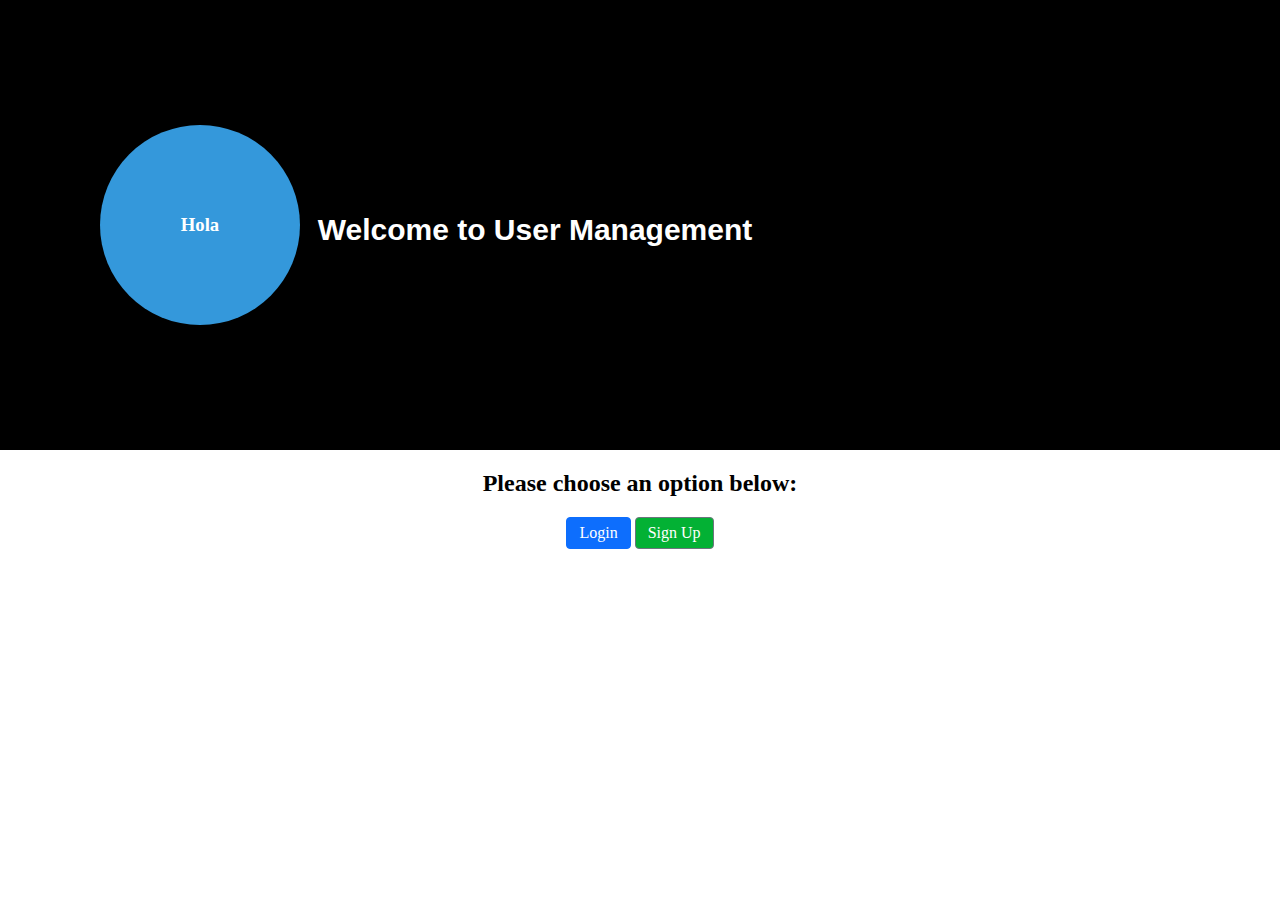
<file: index.html>
<!DOCTYPE html>
<html lang="en">
<head>
    <meta charset="UTF-8">
    <meta name="viewport" content="width=device-width, initial-scale=1.0">
    <title>Welcome</title>
    <!-- Bootstrap CSS -->
  
    <link href="css/index.css" rel="stylesheet">
</head>
<body>
    <div class="container">
    <div class="innercontainer">
        <div class="profile-picture flip">
            <div class="flipper">
              <div class="front">
                <img src="assets/hi_image.jpg" alt="Dog Profile">
                
              </div>
              <div class="back">
                <h3>Hola</h3>
              </div>
             
            </div>
            <h1>Welcome to User Management</h1>
        </div>
            
          </div>
        
        <h2>Please choose an option below:</h2>
        <a href="login.html" class="btn si">Login</a>
        <a href="register.html" class="btn su">Sign Up</a>
    </div>
</body>
</html>
</file>
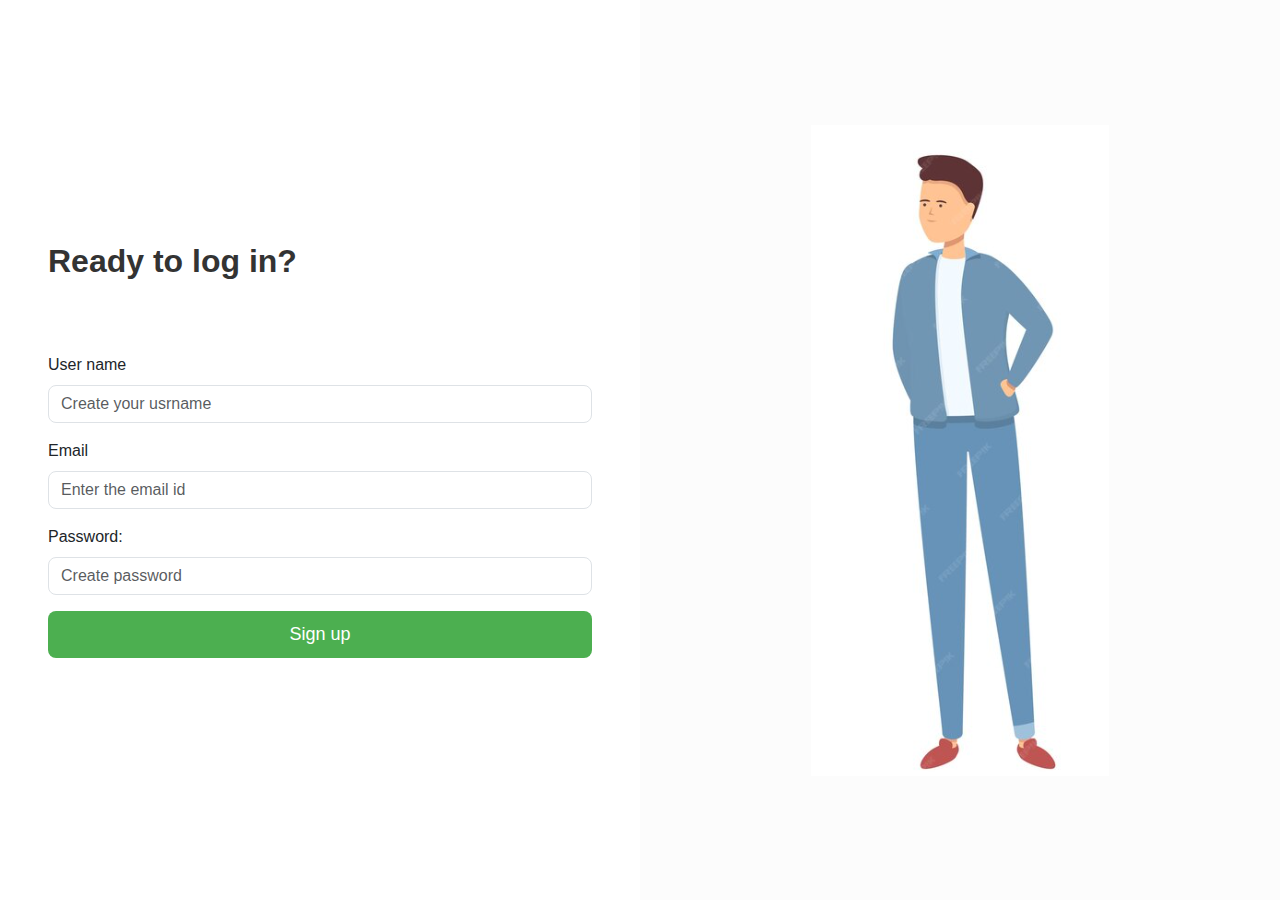
<file: register.html>
<!DOCTYPE html>
<html lang="en">
<head>
    <meta charset="UTF-8">
    <meta name="viewport" content="width=device-width, initial-scale=1.0">
    <title>Sign Up</title>
   
    <link href="https://cdn.jsdelivr.net/npm/bootstrap@5.3.0/dist/css/bootstrap.min.css" rel="stylesheet">
    <link rel="stylesheet" href="css/register.css">
</head>
<body>
    <div class="container-fluid vh-100">
        <div class="row h-100">
            
            <div class="col-md-6 d-flex flex-column justify-content-center p-5">
                <h2 class="mb-4">Ready to log in?</h2>
                <p class="mb-5">
                
           
                
                <form id="registerForm">
                    
                    <div class="mb-3">
                        <label for="fullname" class="form-label">User name</label>
                        <input type="text" class="form-control" id="fullname" name="fullname" placeholder="Create your usrname" required>
                    </div>
                    <div class="mb-3">
                        <label for="email" class="form-label">Email</label>
                        <input type="email" class="form-control" id="email" name="email" placeholder="Enter the email id" required>
                    </div>
                    <div class="mb-3">
                        <label for="password1" class="form-label">Password:</label>
                        <input type="text" class="form-control" id="password1" name="password1" placeholder="Create password" required>
                    </div>
                   
                    <button type="submit" class="btn btn-primary w-100">Sign up</button>
                </form>
            </div>

           
            <div class="col-md-6 d-none d-md-block p-0">
                <div class="h-100 bg-light d-flex justify-content-center align-items-center">
                    <img src="assets/boy.png" alt="Signup Illustration" class="img-fluid">
                </div>
            </div>
        </div>
    </div>

    <script src="https://code.jquery.com/jquery-3.6.0.min.js"></script>
   
    <script src="js/register.js"></script>
</body>
</html>
</file>
<file: css/index.css>
html, body {
    margin: 0;
    padding: 0;
    
}


.innercontainer {
    width: 100vw; 
    margin: 0;
    background-color: black;
}

.profile-picture.flip {
    width: 100vw;
    height: 50vh;
    
    color: azure;
    
    display: flex;
    align-items: center;
    padding-left: 100px;
   
   
    
    


  }
  
  .profile-picture.flip .flipper {
    width: 200px;
    height: 200px;
    position: relative;
    transition: transform 0.8s;
    transform-style: preserve-3d;
    display: flex;
    
    
    
   
  }
  
  .profile-picture.flip:hover .flipper {
    transform: rotateY(180deg);
  }
  
  .profile-picture.flip .front,
  .profile-picture.flip .back {
    position: absolute;
    width: 100%;
    height: 100%;
    backface-visibility: hidden;
    border-radius: 50%;
    overflow: hidden;
  }
  
  .profile-picture.flip .front img {
    width: 100%;
    height: 100%;
    object-fit: cover;
  }
  
  .profile-picture.flip .back {
    background-color: #3498db;
    color: white;
    display: flex;
    justify-content: center;
    align-items: center;
    transform: rotateY(180deg);
  }
.container {
    text-align: center;
    
}

.btn {
  display: inline-block;
  font-size: 1rem;
  font-weight: 400;
  text-align: center;
  text-decoration: none;
  vertical-align: middle;
  cursor: pointer;
  border: 1px solid transparent;
  padding: 0.375rem 0.75rem;
  border-radius: 0.25rem;
  transition: all 0.2s ease-in-out;
}


.si {
  background-color: #0d6efd;
  color: #fff;
  border-color: #0d6efd;
}

.si:hover {
  background-color: #0b5ed7;
  border-color: #0a58ca;
}


.su {
  background-color: #03b134; 
  color: #fff;
  border-color: #6c757d;
}

.su:hover {
  background-color: #087f2a;
  border-color: #565e64;
}
h1{
  color: white; 
  font-family: "Arial";
  font-size: 30px;
  margin: 10px 0 0 10px;
  white-space: nowrap;
  overflow: hidden;
  width: 15em;
 /* added animation property to show the character one at a time*/
  animation: type 4s steps(60); 
}
@keyframes type{ 
  from { 
       width: 0; 
       } 
   }
</file>
<file: css/register.css>
body {
    font-family: 'Arial', sans-serif;
}

h2 {
    font-weight: bold;
    color: #333;
}

form .form-control {
    border-radius: 8px;
}

form .btn-primary {
    background-color: #4CAF50; 
    border: none;
    border-radius: 8px;
    padding: 10px;
    font-size: 18px;
}

form .btn-primary:hover {
    background-color: #45a049;
}

.bg-light {
    background-color: #fcfcfc !important;
}
</file>
